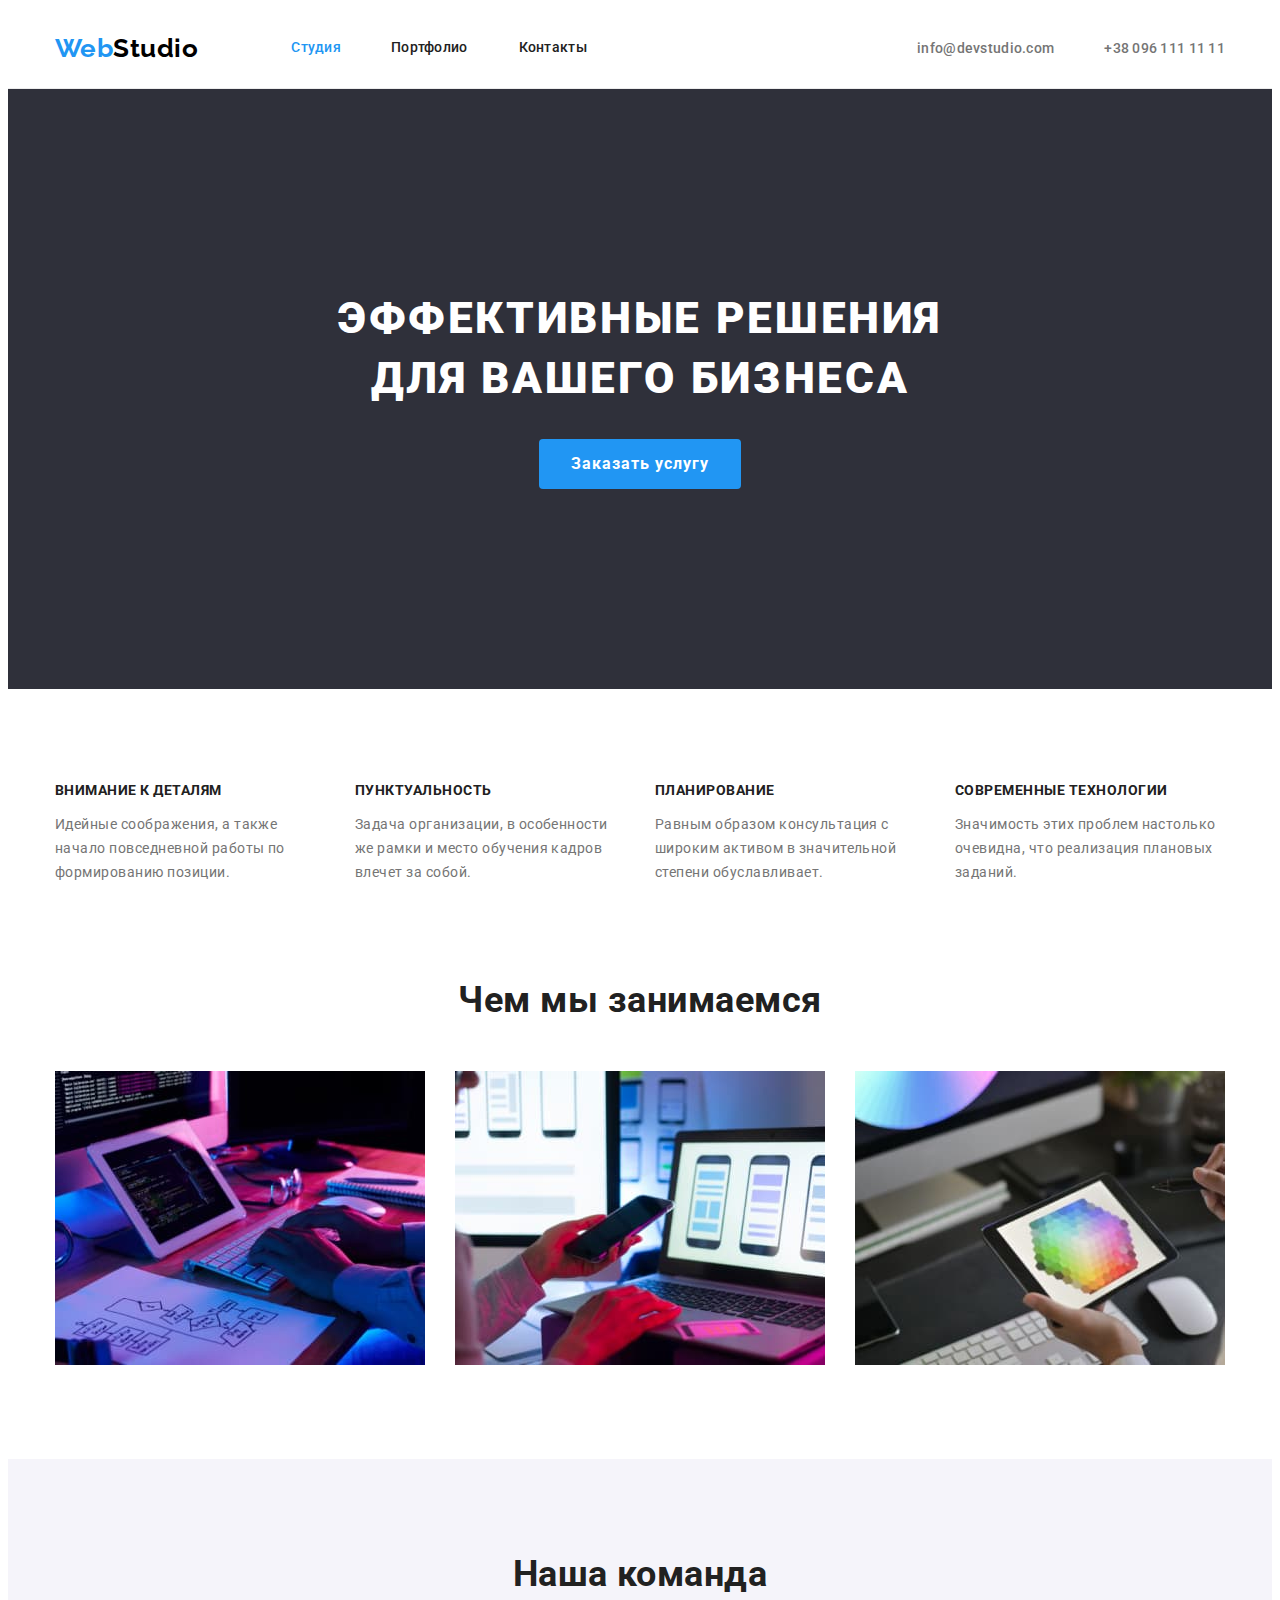
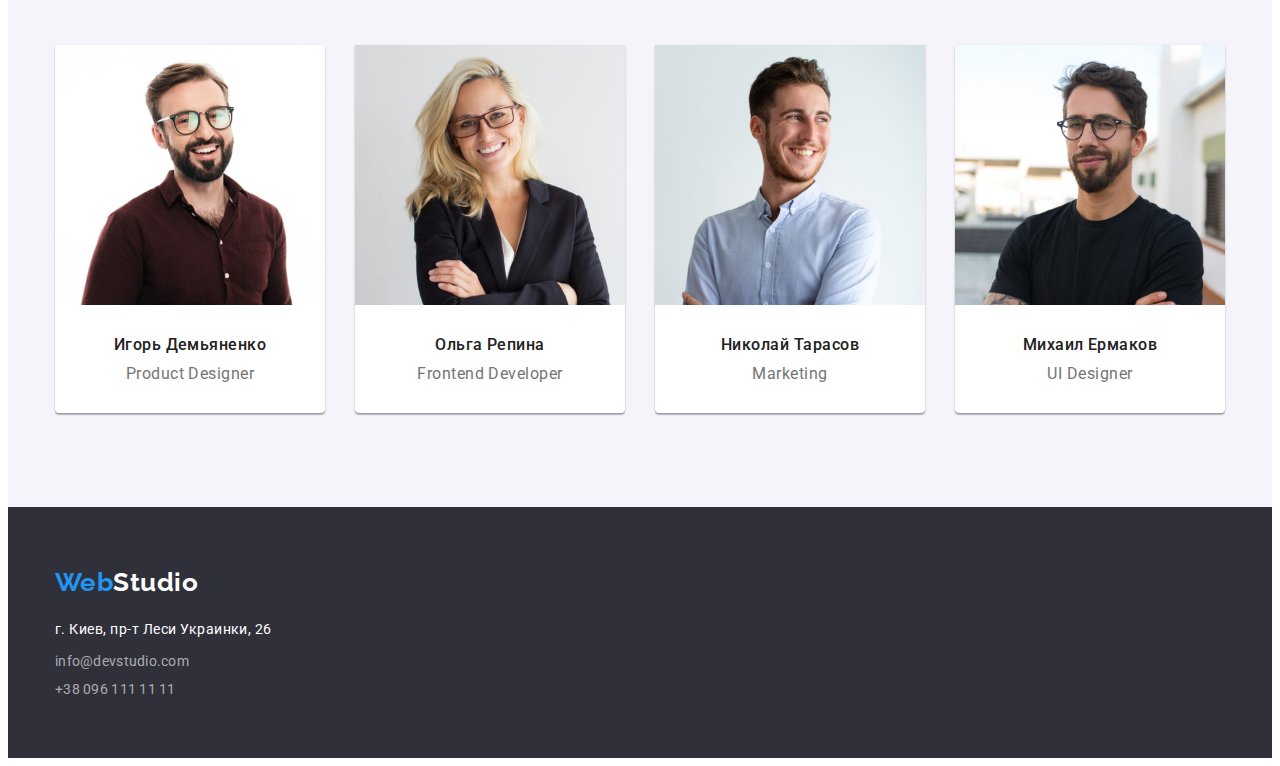
<file: index.html>
<!DOCTYPE html>
<html lang="ru">
  <head>
    <meta charset="UTF-8" />
    <meta http-equiv="X-UA-Compatible" content="IE=edge" />
    <meta name="viewport" content="width=device-width, initial-scale=1.0" />
    <title>Вебстудия</title>
    <link rel="preconnect" href="https://fonts.googleapis.com" />
    <link rel="preconnect" href="https://fonts.gstatic.com" crossorigin />
    <link rel="preconnect" href="https://fonts.googleapis.com" />
    <link rel="preconnect" href="https://fonts.gstatic.com" crossorigin />
    <link
      href="https://fonts.googleapis.com/css2?family=Raleway:wght@700&family=Roboto:wght@400;500;700;900&display=swap"
      rel="stylesheet"
    />
    <link
      rel="stylesheet"
      href="https://cdnjs.cloudflare.com/ajax/libs/modern-normalize/1.1.0/modern-normalize.min.css"
      integrity="sha512-wpPYUAdjBVSE4KJnH1VR1HeZfpl1ub8YT/NKx4PuQ5NmX2tKuGu6U/JRp5y+Y8XG2tV+wKQpNHVUX03MfMFn9Q=="
      crossorigin="anonymous"
      referrerpolicy="no-referrer"
    />
    <link rel="stylesheet" href="./css/styles.css" />
  </head>
  <body>
    <header>
      <div class="container main-nav">
        <nav class="main-nav">
          <a href="./index.html" class="logo"><span class="logo-part">Web</span>Studio</a>
          <ul class="site-nav list">
            <li class="item"><a href="./index.html" class="link current">Студия</a></li>
            <li class="item"><a href="./portfolio.html" class="link">Портфолио</a></li>
            <li class="item"><a href="" class="link">Контакты</a></li>
          </ul>
        </nav>
        <ul class="auth-nav list">
          <li class="item">
            <a href="mailto:info@devstudio.com" class="link">info@devstudio.com</a>
          </li>
          <li class="item"><a href="tel:+380961111111" class="link">+38 096 111 11 11</a></li>
        </ul>
      </div>
    </header>
    <main>
      <!-- Hero -->
      <section class="hero">
        <h1 class="hero-title">Эффективные решения для вашего бизнеса</h1>
        <button type="button" class="button">Заказать услугу</button>
      </section>
      <!-- Section -->
      <section class="section no-padding">
        <div class="container features">
          <!-- Прихований заголовок h2 -->
          <h2 class="visually-hidden">Нашы приемущества</h2>
          <!-- Features -->
          <ul class="features-list list">
            <li class="item">
              <h3 class="title">Внимание к деталям</h3>
              <p class="description">
                Идейные соображения, а также начало повседневной работы по формированию позиции.
              </p>
            </li>
            <li class="item">
              <h3 class="title">Пунктуальность</h3>
              <p class="description">
                Задача организации, в особенности же рамки и место обучения кадров влечет за собой.
              </p>
            </li>
            <li class="item">
              <h3 class="title">Планирование</h3>
              <p class="description">
                Равным образом консультация с широким активом в значительной степени обуславливает.
              </p>
            </li>
            <li class="item">
              <h3 class="title">Современные технологии</h3>
              <p class="description">
                Значимость этих проблем настолько очевидна, что реализация плановых заданий.
              </p>
            </li>
          </ul>
        </div>
      </section>
      <section class="section">
        <div class="container">
          <h2 class="section-title work-list">Чем мы занимаемся</h2>
          <ul class="work list">
            <li class="item">
              <img
                src="./images/box1.jpg"
                alt="Лист бумаги, планшет, человек набирает код на клавиатуре"
                width="370"
              />
            </li>
            <li class="item">
              <img
                src="./images/box2.jpg"
                alt="Человек держит в реку телефон и набирает текст на ноутбуке"
                width="370"
              />
            </li>
            <li class="item">
              <img src="./images/box3.jpg" alt="Человек держит в руке планшет" width="370" />
            </li>
          </ul>
        </div>
      </section>
      <!-- Team -->
      <section class="section team">
        <div class="container">
          <h2 class="section-title">Наша команда</h2>
          <ul class="section-list list">
            <li class="card">
              <img src="./images/product_designer.jpg" alt="Игорь Демьяненко" width="270" />
              <div class="card-description">
                <h3 class="name">Игорь Демьяненко</h3>
                <p lang="en" class="profession">Product Designer</p>
              </div>
            </li>
            <li class="card">
              <img src="./images/frontend_developer.jpg" alt="Ольга Репина" width="270" />
              <div class="card-description">
                <h3 class="name">Ольга Репина</h3>
                <p lang="en" class="profession">Frontend Developer</p>
              </div>
            </li>
            <li class="card">
              <img src="./images/marketing.jpg" alt="Николай Тарасов" width="270" />
              <div class="card-description">
                <h3 class="name">Николай Тарасов</h3>
                <p lang="en" class="profession">Marketing</p>
              </div>
            </li>
            <li class="card">
              <img src="./images/ui_designer.jpg" alt="Михаил Ермаков" width="270" />
              <div class="card-description">
                <h3 class="name">Михаил Ермаков</h3>
                <p lang="en" class="profession">UI Designer</p>
              </div>
            </li>
          </ul>
        </div>
      </section>
    </main>

    <footer>
      <div class="container footer">
        <a href="./index.html" class="logo"
          ><span class="logo-part">Web</span><span class="logo-footer">Studio</span></a
        >
        <address>
          <p class="address">г. Киев, пр-т Леси Украинки, 26</p>
          <ul class="contact list">
            <li class="mail">
              <a href="mailto:info@devstudio.com" class="link">info@devstudio.com</a>
            </li>
            <li><a href="tel:+380961111111" class="link">+38 096 111 11 11</a></li>
          </ul>
        </address>
      </div>
    </footer>
  </body>
</html>
</file>
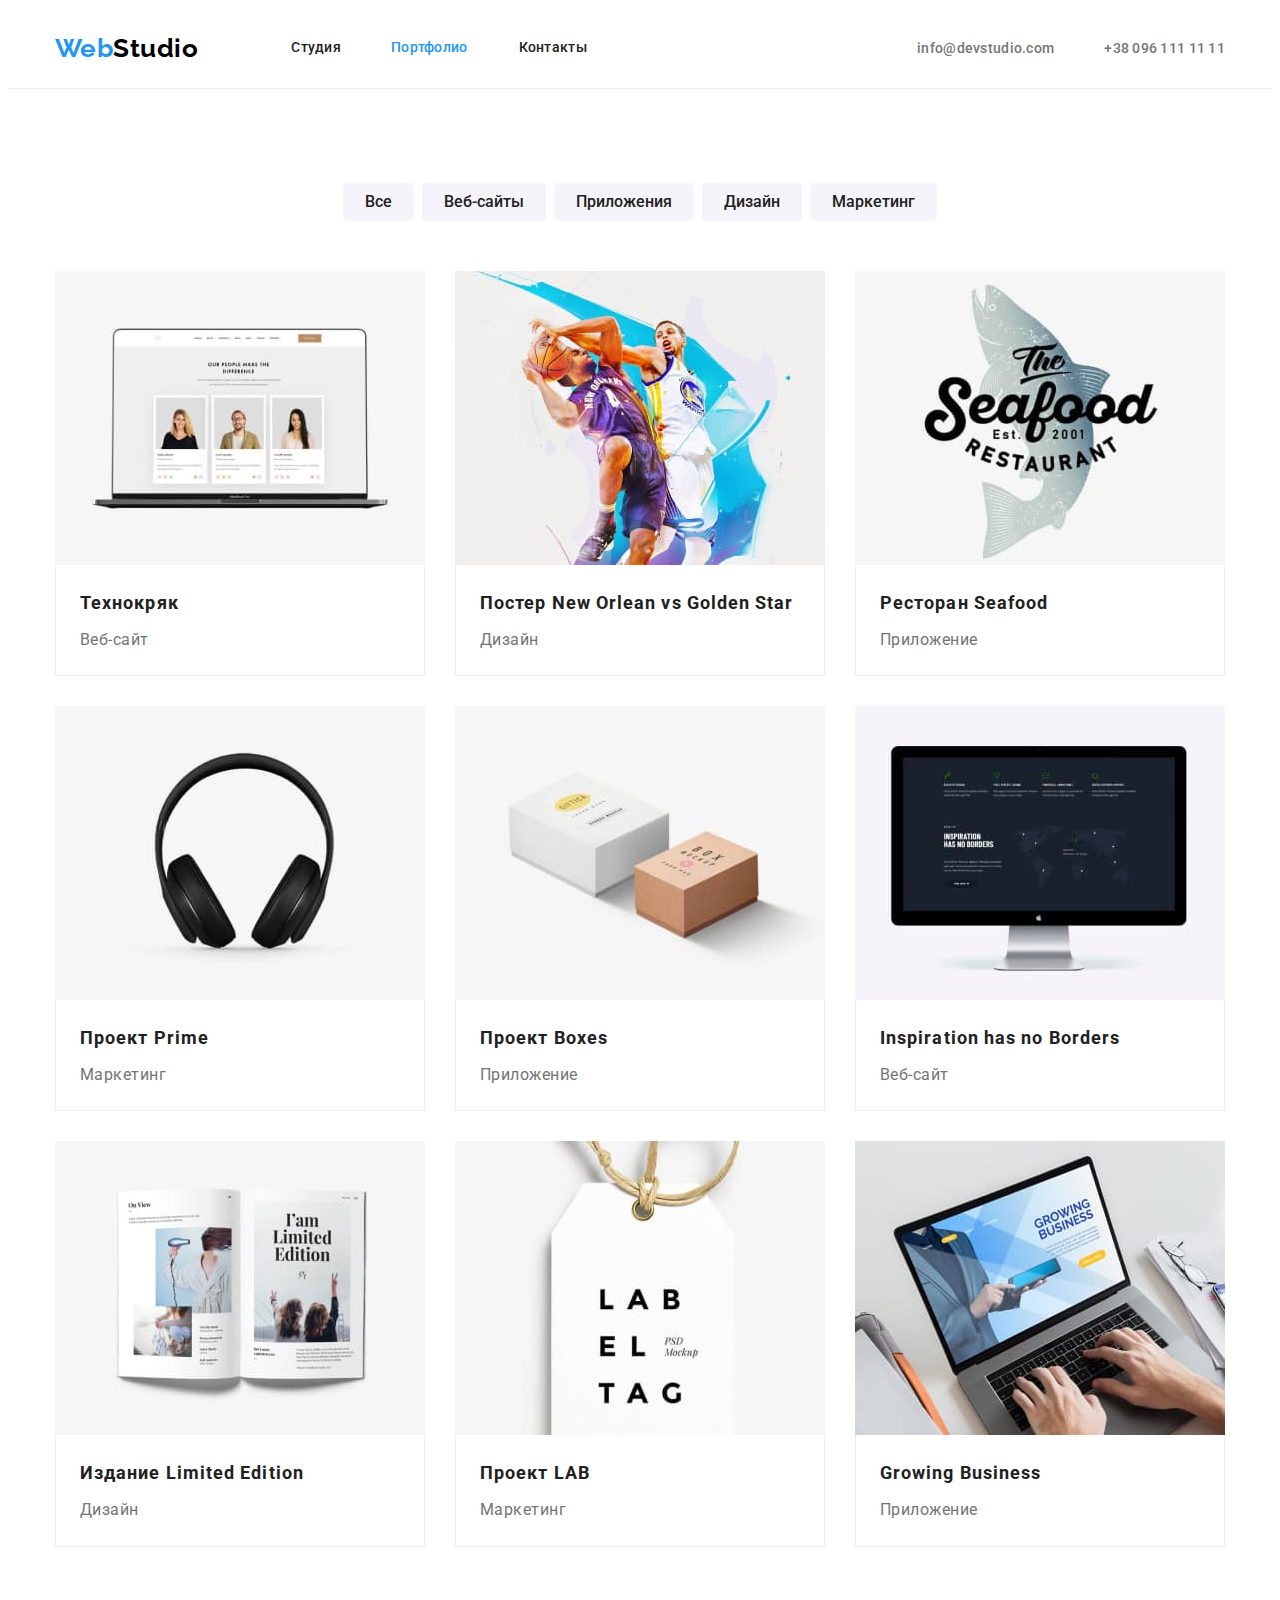
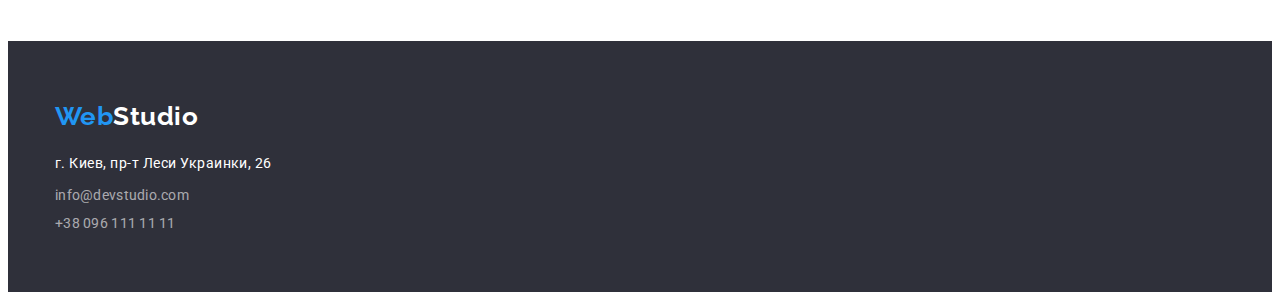
<file: portfolio.html>
<!DOCTYPE html>
<html lang="ru">
  <head>
    <meta charset="UTF-8" />
    <meta http-equiv="X-UA-Compatible" content="IE=edge" />
    <meta name="viewport" content="width=device-width, initial-scale=1.0" />
    <title>Портфолио</title>
    <link rel="preconnect" href="https://fonts.googleapis.com" />
    <link rel="preconnect" href="https://fonts.gstatic.com" crossorigin />
    <link
      href="https://fonts.googleapis.com/css2?family=Raleway:wght@700&family=Roboto:wght@100;400;500;700;900&display=swap"
      rel="stylesheet"
    />
    <link
      rel="stylesheet"
      href="https://cdnjs.cloudflare.com/ajax/libs/modern-normalize/1.1.0/modern-normalize.min.css"
      integrity="sha512-wpPYUAdjBVSE4KJnH1VR1HeZfpl1ub8YT/NKx4PuQ5NmX2tKuGu6U/JRp5y+Y8XG2tV+wKQpNHVUX03MfMFn9Q=="
      crossorigin="anonymous"
      referrerpolicy="no-referrer"
    />
    <link rel="stylesheet" href="./css/styles.css" />
  </head>
  <body>
    <header>
      <div class="container main-nav">
        <nav class="main-nav">
          <a href="./index.html" class="logo"><span class="logo-part">Web</span>Studio</a>
          <ul class="site-nav list">
            <li class="item"><a href="./index.html" class="link">Студия</a></li>
            <li class="item"><a href="./portfolio.html" class="link current">Портфолио</a></li>
            <li class="item"><a href="" class="link">Контакты</a></li>
          </ul>
        </nav>
        <ul class="auth-nav list">
          <li class="item">
            <a href="mailto:info@devstudio.com" class="link">info@devstudio.com</a>
          </li>
          <li class="item"><a href="tel:+380961111111" class="link">+38 096 111 11 11</a></li>
        </ul>
      </div>
    </header>
    <main>
      <section class="section">
        <div class="container">
          <!-- Прихований заголовок h1 -->
          <h1 class="visually-hidden">Наши проекты</h1>
          <ul class="list-button list">
            <li class="item"><button type="button" class="button">Все</button></li>
            <li class="item"><button type="button" class="button">Веб-сайты</button></li>
            <li class="item"><button type="button" class="button">Приложения</button></li>
            <li class="item"><button type="button" class="button">Дизайн</button></li>
            <li class="item"><button type="button" class="button">Маркетинг</button></li>
          </ul>
          <ul class="projects-list">
            <li class="item">
              <a href="/" class="link">
                <img src="./images/tech.jpg" alt="Экран ноутбука" width="370" />
                <div class="box">
                  <h2 class="title">Технокряк</h2>
                  <p class="category">Веб-сайт</p>
                </div>
              </a>
            </li>
            <li class="item">
              <a href="/" class="link">
                <img src="./images/post.jpg" alt="2 баскетболиста" width="370" />
                <div class="box">
                  <h2 class="title">Постер <span lang="en">New Orlean vs Golden Star</span></h2>
                  <p class="category">Дизайн</p>
                </div>
              </a>
            </li>
            <li class="item">
              <a href="/" class="link">
                <img src="./images/rest.jpg" alt="Эмблема ресторана" width="370" />
                <div class="box">
                  <h2 class="title">Ресторан <span lang="en">Seafood</span></h2>
                  <p class="category">Приложение</p>
                </div>
              </a>
            </li>
            <li class="item">
              <a href="/" class="link">
                <img src="./images/headphone.jpg" alt="Наушники" width="370" />
                <div class="box">
                  <h2 class="title">Проект <span lang="en">Prime</span></h2>
                  <p class="category">Маркетинг</p>
                </div>
              </a>
            </li>
            <li class="item">
              <a href="/" class="link">
                <img src="./images/boxes.jpg" alt="2 коробки" width="370" />
                <div class="box">
                  <h2 class="title">Проект <span lang="en">Boxes</span></h2>
                  <p class="category">Приложение</p>
                </div>
              </a>
            </li>
            <li class="item">
              <a href="/" class="link">
                <img src="./images/borders.jpg" alt="Монитор" width="370" />
                <div class="box">
                  <h2 class="title"><span lang="en">Inspiration has no Borders</span></h2>
                  <p class="category">Веб-сайт</p>
                </div>
              </a>
            </li>
            <li class="item">
              <a href="/" class="link">
                <img src="./images/magazine.jpg" alt="Открытый журнал" width="370" />
                <div class="box">
                  <h2 class="title">Издание <span lang="en">Limited Edition</span></h2>
                  <p class="category">Дизайн</p>
                </div>
              </a>
            </li>
            <li class="item">
              <a href="/" class="link">
                <img src="./images/lab.jpg" alt="Лейба" width="370" />
                <div class="box">
                  <h2 class="title">Проект <span lang="en">LAB</span></h2>
                  <p class="category">Маркетинг</p>
                </div>
              </a>
            </li>
            <li class="item">
              <a href="/" class="link">
                <img src="./images/laptop.jpg" alt="Открытый ноутбук" width="370" />
                <div class="box">
                  <h2 class="title"><span lang="en">Growing Business</span></h2>
                  <p class="category">Приложение</p>
                </div>
              </a>
            </li>
          </ul>
        </div>
      </section>
    </main>

    <footer>
      <div class="container footer">
        <a href="./index.html" class="logo"
          ><span class="logo-part">Web</span><span class="logo-footer">Studio</span></a
        >
        <address>
          <p class="address">г. Киев, пр-т Леси Украинки, 26</p>
          <ul class="contact list">
            <li class="mail">
              <a href="mailto:info@devstudio.com" class="link">info@devstudio.com</a>
            </li>
            <li><a href="tel:+380961111111" class="link">+38 096 111 11 11</a></li>
          </ul>
        </address>
      </div>
    </footer>
  </body>
</html>
</file>
<file: css/styles.css>
html {
    box-sizing: border-box;
}

*,
*::before,
*::after {
    box-sizing: inherit;
}

:root {
    --primary-text-color: #757575;
    --title-text-color: #212121;
    --accent-color: #2196F3;
    --primary-bg-color: #FFFFFF;
}

body {
    background-color: var(--primary-bg-color);
    color: var(--primary-text-color);
    font-family: Roboto, sans-serif;
    letter-spacing: 0.03em;
}

.list {
    list-style: none;
    padding: 0;
    margin: 0;
}

.container {
    width: 1200px;
    padding-left: 15px;
    padding-right: 15px;
    margin-left: auto;
    margin-right: auto;
}

img {
    display: block;
}

.main-nav {
    display: flex;
    align-items: center;
}

h1 h2 h3 h4 h5 h6 p ul {
    margin-top: 0;
    margin-bottom: 0;
}

/* header */

header {
    border-bottom: 1px solid #ECECEC;
}

/* logo */

.logo {
    text-decoration: none;
    color: #000;
    font-family: Raleway, sans-serif;
    font-weight: 700;
    font-size: 26px;
    line-height: 1.19;
}

.logo-part {
    color: var(--accent-color);
}

.logo-footer {
        color: var(--primary-bg-color);
}

/* Site-nav */

.site-nav {
    display: flex;
    margin-left: 93px;
}

.site-nav .item:first-child {
    margin-right: 50px;
}

.site-nav .item:last-child {
    margin-right: 0;
    margin-left: 51px;
}

.site-nav .link {
    display: block;
    padding-top: 32px;
    padding-bottom: 32px;

    text-decoration: none;
    color: #212121;
    font-weight: 500;
    font-size: 14px;
    line-height: 1.14;
    letter-spacing: 0.02em;
}

.site-nav .link:hover, .site-nav .link:focus {
    color: var(--accent-color);
}

.site-nav .current {
    text-decoration: none;
    color: var(--accent-color);
    font-weight: 500;
    font-size: 14px;
    line-height: 1.14;
    letter-spacing: 0.02em;
}

/* auth-nav */

.auth-nav {
    display: flex;
    margin-left: auto;
}

.auth-nav .item + .item {
    margin-left: 50px;
}

.auth-nav .link {
    text-decoration: none;
    color: var(--primary-text-color);
    font-weight: 500;
    font-size: 14px;
    line-height: 1.14;
    letter-spacing: 0.02em;
    font-style: normal;
}

.auth-nav .link:hover, .auth-nav .link:focus {
    color: var(--accent-color);
}

/* Hero */
.hero {
    padding-top: 200px;
    padding-bottom: 200px;

    background-color: #2F303A;
    text-align: center;
    
}

.hero-title {
    margin-top: 0;
    margin-bottom: 30px;
    margin-left: auto;
    margin-right: auto;
    
    color: #FFFFFF;
    font-weight: 900;
    font-size: 44px;
    line-height: 1.36;
    letter-spacing: 0.06em;
    text-transform: uppercase;
    max-width: 696px;
    text-align: center;
 }

 .hero .botton:hover, .hero .botton:focus {
     background-color: #188CE8;
 }

/* Section */

.visually-hidden {
    position: absolute;
    width: 1px;
    height: 1px;
    margin: -1px;
    border: 0;
    padding: 0;

    white-space: nowrap;
    clip-path: inset(100%);
    clip: rect(0 0 0 0);
    overflow: hidden;
    }

.section {
    padding-top: 94px;
    padding-bottom: 94px;
    margin-top: 0;
    margin-bottom: 0;
}

.section.no-padding {
    padding-top: 94px;
    padding-bottom: 0;
}

.section-title {
    margin-top: 0;

    color: var(--title-text-color);
    font-weight: 700;
    font-size: 36px;
    line-height: 1.17;
    text-align: center;
}


/* Features */
.features-list {
    display: flex;

}

.features-list .item {
        width: 270px;
}

.features-list .item + .item {
    margin-left: 30px;
}

.features-list .title {
    margin-top: 0;
    margin-bottom: 10;

    color: var(--title-text-color);
    font-weight: 700;
    font-size: 14px;
    line-height: 1.14;
    text-transform: uppercase;
}

.features-list p {
    margin-top: 0;
    margin-bottom: 0;
}

.features-list .description {
    font-size: 14px;
    line-height: 1.71;
}

/* Work */

.work {
    display: flex;
    
}

.work .item {
    width: 370px;
}

.work .item+.item {
    margin-left: 30px;
}

.work-list {
    margin-bottom: 50px;
}

/* Team */

.team {
    background-color: #F5F4FA;
}

.section-title {
    margin-bottom: 50px;
}

.section-list {
    display: flex;
    
}


.section-list .card {
    /* padding-bottom: 30px; */
    border-radius: 0px 0px 4px 4px;

    background-color: #fff;

    box-shadow: 0px 1px 3px rgba(0, 0, 0, 0.12), 0px 1px 1px rgba(0, 0, 0, 0.14), 0px 2px 1px rgba(0, 0, 0, 0.2);

}

.section-list .card+.card {
    margin-left: 30px;
}

.card-description {
    padding: 30px 10px;
}

.section-list .name {
    margin-top: 0px;
    margin-bottom: 10px;

    color: var(--title-text-color);
    font-weight: 500;
    font-size: 16px;
    line-height: 1.19;
    text-align: center;
}

.section-list .profession {
    margin-top: 0;
    margin-bottom: 0;

    font-size: 16px;
    line-height: 1.19;
    text-align: center;
}

.profession {
    margin-top: 10px;
}

/* Button */

.hero .button {
    display: inline-block;
    border-radius: 4px;
    padding: 10px 32px;
    min-width: 200px;
    text-align: center;
    border: none;

    background-color: var(--accent-color);
    color: var(--primary-bg-color);
    font-weight: 700;
    font-size: 16px;
    line-height: 1.9;
    text-align: center;
    letter-spacing: 0.06em;
}

.hero .button:hover,
.hero .button:focus {
    background-color: #188CE8;
}

.button {
    background-color: var(--accent-color);
    color: var(--primary-bg-color);
    cursor: pointer;
    font-family: inherit;
    font-weight: 500;
    font-size: 16px;
    line-height: 1.6;
}

/* Footer */

footer {
    padding-top: 60px;
    padding-bottom: 60px;
    
    background-color: #2F303A;
}

/* Address */

address {
    margin-top: 20px;
}

.address {
    margin-top: 0;
    margin-bottom: 9px;

    color: var(--primary-bg-color);
    font-size: 14px;
    line-height: 1.71;
    font-style: normal;
}

.contact .mail {
    margin-bottom: 9px;
}

.contact .link {
    text-decoration: none;
    color: rgba(255, 255, 255, 0.6);
    font-weight: 400;
    font-size: 14px;
    line-height: 1.14;
    letter-spacing: 0.02em;
    font-style: normal;
}

.contact .link:hover,
.contact .link:focus {
    color: var(--accent-color);
}

/* -------------------CSS PORTFOLIO------------------------ */

/* Button */

.list-button {
    display: flex;
    align-items: center;
    justify-content: center;
    margin-bottom: 50px;
}

.list-button .item {
    border-radius: 4px;;
}

.list-button .item + .item {
    margin-left: 8px;
}

.list-button .button {
    display: inline-block;
    border-radius: 4px;
    padding: 6px 22px;
    text-align: center;
    border: none;

    background-color: #F5F4FA;
    color: var(--title-text-color);
    cursor: pointer;
}

/* .hero .button {
    display: inline-block;
    border-radius: 4px;
    padding: 10px 32px;
    min-width: 200px;
    text-align: center;

    background-color: var(--accent-color);
    color: var(--primary-bg-color);
    font-weight: 700;
    font-size: 16px;
    line-height: 1.9;
    text-align: center;
    letter-spacing: 0.06em;
} */

.list-button .button:hover, 
.list-button .button:focus {
    background-color: var(--accent-color);
    color: var(--primary-bg-color);
}

/* Projects */
.projects-list {
       
    display: flex;
    list-style: none;
    flex-wrap: wrap;
    padding: 0;
    margin: 0;
   
}

.projects-list .item{
    display: flex;
    flex-wrap: wrap;
    margin-right: 30px;
    margin-bottom: 30px;

    width: 370px;
    justify-content: space-between;
    
}

.projects-list .item:nth-child(3n) {
    margin-right: 0;
}

.projects-list .item:nth-last-child(-n + 3) {
    margin-bottom: 0;
}

.projects-list .title {
    margin-top: 0px;
    margin-bottom: 4px;

    color: var(--title-text-color);
    font-weight: 700;
    font-size: 18px;
    line-height: 2;
    letter-spacing: 0.06em;
}

.projects-list .category {
    margin-bottom: 0px;
    margin-top: 0;
    
    font-size: 16px;
    line-height: 1.9;
    color: var(--primary-text-color);
}

.projects-list .link {
    text-decoration: none;
}

.projects-list .box {
    padding: 20px 24px;
    border-right: 1px solid #EEEEEE;
    border-bottom: 1px solid #EEEEEE;
    border-left: 1px solid #EEEEEE;
}
</file>
